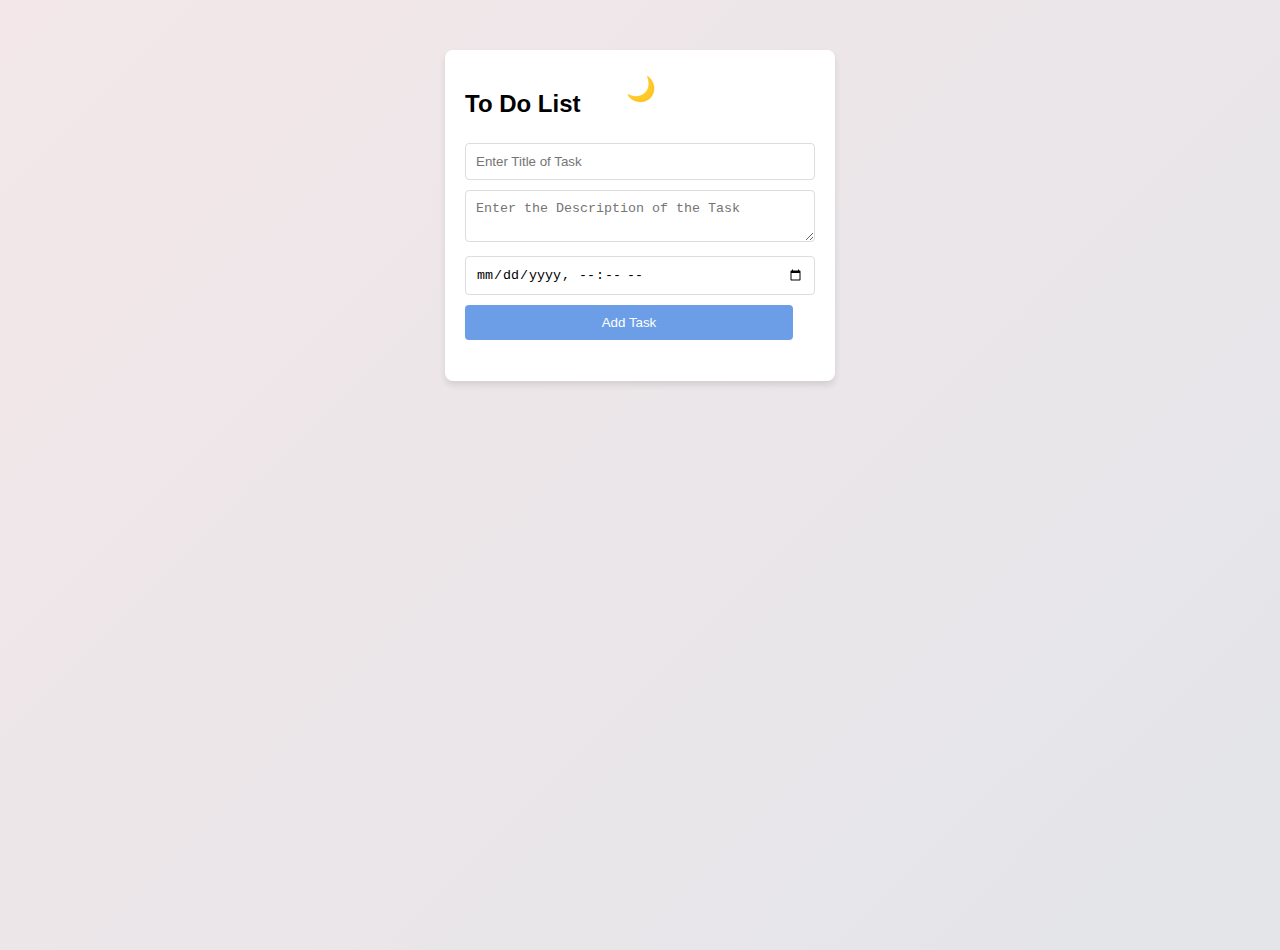
<file: index.html>
<!DOCTYPE html>
<html lang="en">
<head>
    <meta charset="UTF-8">
    <meta name="viewport" content="width=device-width, initial-scale=1.0">
    <title>To Do List</title>
    <style>
        body {
            font-family: Arial, sans-serif;
            margin: 0;
            padding: 0;
            background: linear-gradient(135deg, #f3e7e9, #e3e5e9);
            min-height: 100vh;
            transition: background 0.3s, color 0.3s;
        }
        .todo-container {
            max-width: 350px;
            margin: 50px auto;
            padding: 20px;
            background: #ffffff;
            border-radius: 8px;
            box-shadow: 0 4px 6px rgba(0, 0, 0, 0.1);
            position: relative;
            transition: background 0.3s, color 0.3s;
        }
        input, button, textarea {
            padding: 10px;
            margin: 5px 0;
            width: calc(100% - 22px);
            border-radius: 4px;
            border: 1px solid #ddd;
        }
        button {
            background: #6c9ee8;
            color: white;
            border: none;
            cursor: pointer;
        }
        ul {
            list-style-type: none;
            padding: 0;
        }
        li {
            background: #f9f9f9;
            margin: 5px 0;
            padding: 10px;
            border-radius: 4px;
            display: flex;
            flex-direction: column;
            align-items: flex-start;
        }
        li.completed {
            background: #dcdcdc;
            color: #888;
        }
        li strong {
            display: block;
        }
        li p {
            margin: 5px 0 0;
            font-size: 0.9em;
            color: #555;
        }
        li span {
            margin-top: 5px;
            font-size: 0.85em;
            color: #888;
        }
        .delete-btn, .complete-btn {
            background: red;
            color: rgb(241, 229, 229);
            border: none;
            border-radius: 4px;
            cursor: pointer;
            padding: 5px 10px;
            margin-top: 5px;
        }
        .complete-btn {
            background: #4caf50;
        }
        .completed .complete-btn {
            background: #888;
            cursor: not-allowed;
        }
        .dark-mode {
            background: linear-gradient(135deg, #2e3a3f, #23292d);
            color: #f4f4f4;
        }
        .dark-mode .todo-container {
            background: #2c2c2c;
            color: #f4f4f4;
        }
        .dark-mode li {
            background: #444;
        }
        .dark-mode button {
            background: #555;
            color: white;
        }
        .dark-mode .delete-btn {
            background: #b0403c;
        }
        .dark-mode-toggle {
            position: absolute;
            top: 10px;
            right: 10px;
            background: transparent;
            border: none;
            cursor: pointer;
            font-size: 1.5rem;
            color: #333;
            transition: color 0.3s;
        }
        .dark-mode .dark-mode-toggle {
            color: #f4f4f4;
        }
    </style>
</head>
<body>
    <div class="todo-container" id="todoContainer">
        <button class="dark-mode-toggle" id="darkModeToggle">&#x1F319</button>
        <h2>To Do List</h2>
        <input type="text" id="taskInput" placeholder="Enter Title of Task">
        <textarea id="taskDescription" placeholder="Enter the Description of the Task"></textarea>
        <input type="datetime-local" id="taskDeadline" placeholder="Enter Deadline">
        <button id="addBtn">Add Task</button>
        <ul id="taskList"></ul>
    </div>
    <script>
        const addBtn = document.getElementById("addBtn");
        const taskInput = document.getElementById("taskInput");
        const taskDescription = document.getElementById("taskDescription");
        const taskDeadline = document.getElementById("taskDeadline");
        const taskList = document.getElementById("taskList");
        const darkModeToggle = document.getElementById("darkModeToggle");
        const todoContainer = document.getElementById("todoContainer");
        let isDarkMode = false;

        addBtn.addEventListener("click", function () {
            const taskText = taskInput.value.trim();
            const taskDesc = taskDescription.value.trim();
            const taskTime = taskDeadline.value;

            if (taskText && taskDesc && taskTime) {
                const li = document.createElement("li");

                const taskTitle = document.createElement("strong");
                taskTitle.textContent = taskText;
                li.appendChild(taskTitle);

                const description = document.createElement("p");
                description.textContent = taskDesc;
                li.appendChild(description);

                const deadline = document.createElement("span");
                deadline.textContent = `Deadline: ${new Date(taskTime).toLocaleString()}`;
                li.appendChild(deadline);

                const timeLeft = document.createElement("span");
                timeLeft.className = "time-left";
                updateTimeLeft(timeLeft, taskTime);
                li.appendChild(timeLeft);

                const completeBtn = document.createElement("button");
                completeBtn.textContent = "Mark as Completed";
                completeBtn.classList.add("complete-btn");
                completeBtn.addEventListener("click", function () {
                    li.classList.add("completed");
                    completeBtn.textContent = "Completed";
                    completeBtn.disabled = true;

                    // Remove time and deadline details
                    li.removeChild(deadline);
                    li.removeChild(timeLeft);

                    const congratsMessage = document.createElement("p");
                    congratsMessage.textContent = "Hurray! You completed the task before the deadline!";
                    congratsMessage.style.color = "#4caf50";
                    li.appendChild(congratsMessage);
                });

                li.appendChild(completeBtn);

                const deleteBtn = document.createElement("button");
                deleteBtn.textContent = "Delete";
                deleteBtn.classList.add("delete-btn");
                deleteBtn.addEventListener("click", function () {
                    taskList.removeChild(li);
                });

                li.appendChild(deleteBtn);
                taskList.appendChild(li);

                taskInput.value = "";
                taskDescription.value = "";
                taskDeadline.value = "";

                setInterval(() => updateTimeLeft(timeLeft, taskTime), 1000);
            } else {
                alert("Please fill in all fields!");
            }
        });

        function updateTimeLeft(element, deadline) {
            const now = new Date();
            const deadlineDate = new Date(deadline);
            const timeDiff = deadlineDate - now;

            if (timeDiff > 0) {
                const days = Math.floor(timeDiff / (1000 * 60 * 60 * 24));
                const hours = Math.floor((timeDiff % (1000 * 60 * 60 * 24)) / (1000 * 60 * 60));
                const minutes = Math.floor((timeDiff % (1000 * 60 * 60)) / (1000 * 60));
                const seconds = Math.floor((timeDiff % (1000 * 60)) / 1000);
                element.textContent = `Time left: ${days}d ${hours}h ${minutes}m ${seconds}s`;
            } else {
                element.textContent = "Time's up!";
            }
        }

        darkModeToggle.addEventListener("click", function () {
            isDarkMode = !isDarkMode;
            document.body.classList.toggle("dark-mode");
            todoContainer.classList.toggle("dark-mode");
            darkModeToggle.textContent = isDarkMode ? "☀️" : "🌙";
        });
    </script>
</body>
</html>
</file>
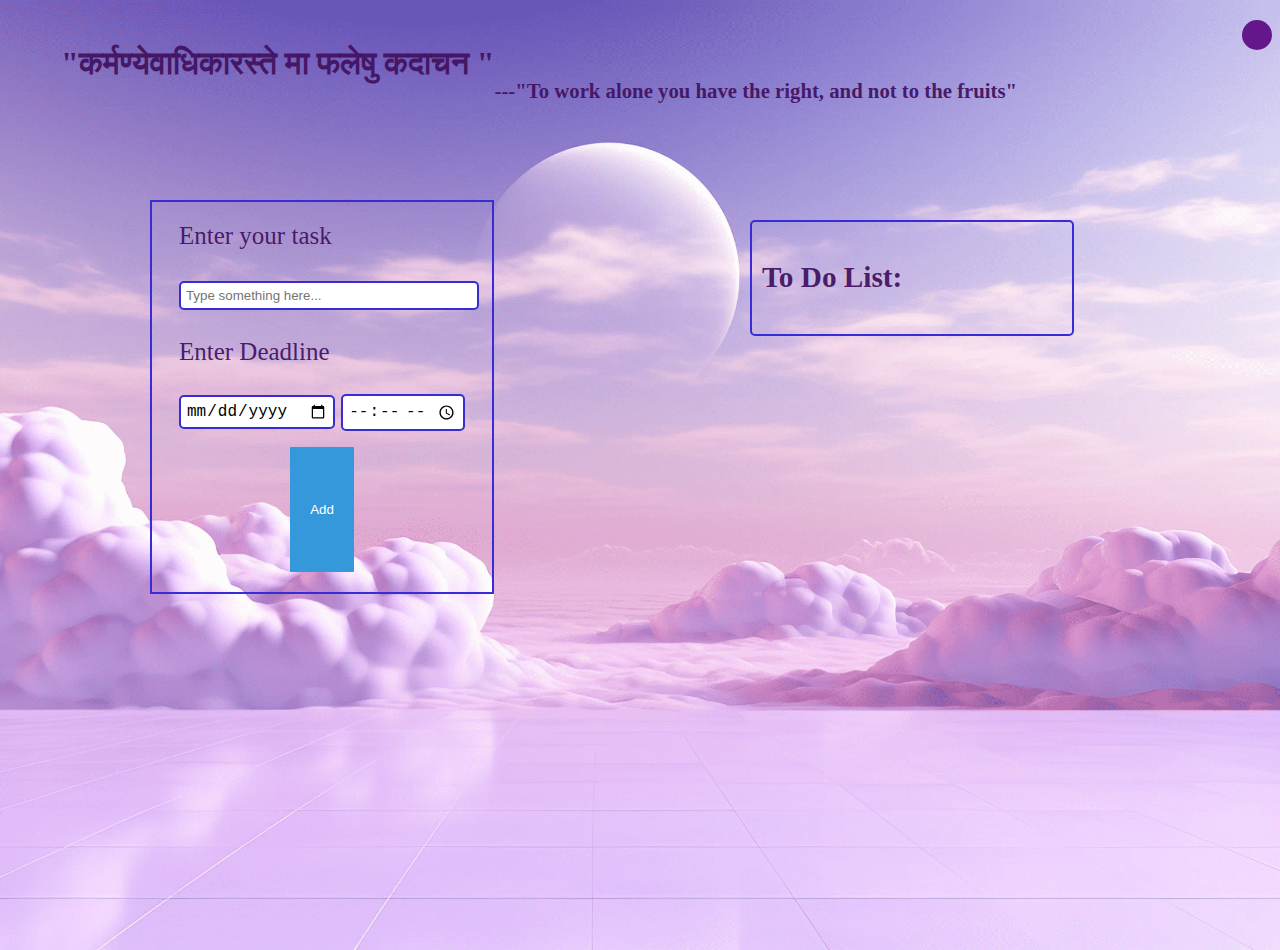
<file: to do list.html>
<!DOCTYPE html>
<html lang="en">
<head>
    <meta charset="UTF-8">
    <meta name="viewport" content="width=device-width, initial-scale=1.0">
    <title>To Do List</title>
    <link rel="stylesheet" href="to do.css">
    <style>
        /* General styling for the list items */
        li {
            display: flex;
            align-items: center;
            margin-bottom: 10px;
        }

        li input[type="checkbox"] {
            margin-right: 10px;
        }

        /* Styling for the delete button */
        .delete-button {
            margin-left: 10px;
            color: white;
            background-color: red;
            border: none;
            padding: 5px 10px;
            cursor: pointer;
            border-radius: 5px;
        }

        .date-time {
            text-align: center;
            font-size: 16px;
            font-weight: bold;
            margin-bottom: 10px;
        }
    </style>
</head>
<body>
<div class="header">
    <div class="container">
        <h1>&nbsp;&nbsp;"कर्मण्येवाधिकारस्ते मा फलेषु कदाचन "</h1><br>
        <h5>---"To work alone you have the right, and not to the fruits"</h5>
    </div>
    <div class="toggle-container">
        <input type="checkbox" onclick="togglebutton()" id="toggle" class="toggle-checkbox">
        <label for="toggle" class="toggle-label"></label>
    </div>
</div>

<script>
function togglebutton() {
   var element = document.body;
   element.classList.toggle("dark-mode");
}
</script>

<!-- Real Date and Time Section -->
<div class="date-time" id="currentDateTime"></div>

<!-- Input Section -->
<div class="box">
    <form onsubmit="return false;">
        <label for="taskInput">Enter your task<br><br></label>
        <input type="text" id="taskInput" placeholder="Type something here..."><br><br>
        
        <label for="deadlineDate">Enter Deadline<br><br></label>
        <input type="date" id="deadlineDate">
        <input type="time" id="deadlineTime">
    </form>
    <div class="container">
        <button type="button" onclick="addToList()" class="bottom-left-button">Add</button>
    </div>
</div>

<!-- Task Display Section -->
<div class="listbox">
    <h3>To Do List:</h3>
    <ul id="taskList" role="list"></ul>
</div>

<script>
// Function to update the current date and time
function updateDateTime() {
    const dateTimeElement = document.getElementById("currentDateTime");
    const now = new Date();
    const options = { weekday: 'long', year: 'numeric', month: 'long', day: 'numeric' };
    const date = now.toLocaleDateString('en-US', options);
    const time = now.toLocaleTimeString();
    dateTimeElement.textContent = `${date}, ${time}`;
}

// Update the date and time every second
setInterval(updateDateTime, 1000);

// Function to add a task to the list
function addToList() {
    const taskInput = document.getElementById("taskInput").value;
    const deadlineDate = document.getElementById("deadlineDate").value;
    const deadlineTime = document.getElementById("deadlineTime").value;
    const taskList = document.getElementById("taskList");

    if (taskInput === "" || deadlineDate === "" || deadlineTime === "") {
        alert("Please fill in all fields!");
        return;
    }

    // Check for duplicates (excluding "Delete" button text)
    const existingTasks = Array.from(taskList.children).map(item => 
        item.firstChild.nextSibling.textContent
    );
    if (existingTasks.includes(`${taskInput} - Due: ${deadlineDate} ${deadlineTime}`)) {
        alert("This task already exists!");
        return;
    }

    const listItem = document.createElement("li");
    listItem.setAttribute("role", "listitem");

    const checkbox = document.createElement("input");
    checkbox.type = "checkbox";
    checkbox.style.marginRight = "10px";

    checkbox.addEventListener("change", function () {
        if (checkbox.checked) {
            listItem.style.textDecoration = "line-through";
            listItem.style.color = "gray";
        } else {
            listItem.style.textDecoration = "none";
            listItem.style.color = "black";
        }
    });

    const taskContent = document.createTextNode(`${taskInput} - Due: ${deadlineDate} ${deadlineTime}`);

    const deleteButton = document.createElement("button");
    deleteButton.textContent = "Delete";
    deleteButton.classList.add("delete-button");

    deleteButton.addEventListener("click", function () {
        taskList.removeChild(listItem);
    });

    listItem.appendChild(checkbox);
    listItem.appendChild(taskContent);
    listItem.appendChild(deleteButton);

    taskList.appendChild(listItem);

    document.getElementById("taskInput").value = "";
    document.getElementById("deadlineDate").value = "";
    document.getElementById("deadlineTime").value = "";
}
</script>
</body>
</html>
</file>
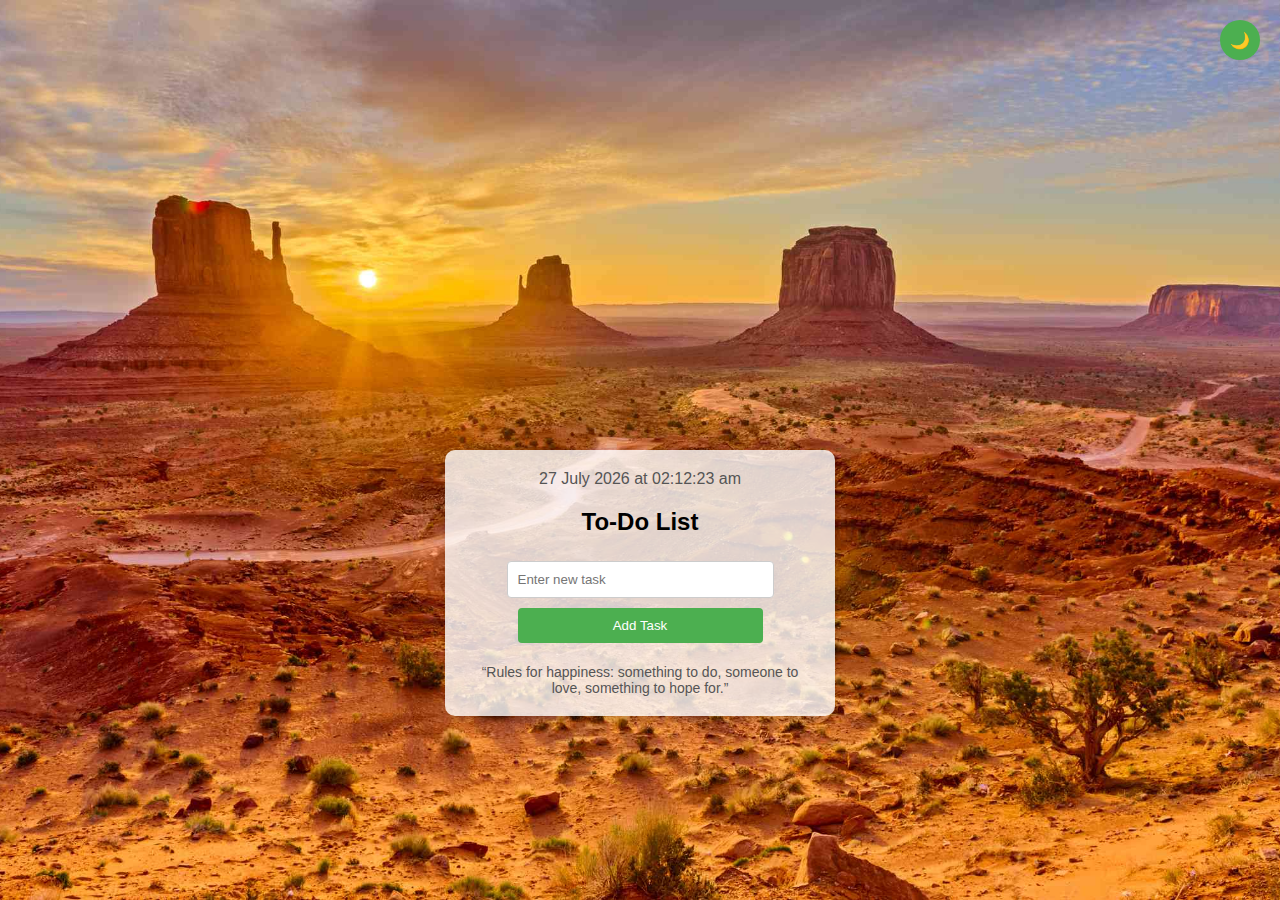
<file: todo.html>
<!DOCTYPE html>
<html lang="en">

<head>
    <meta charset="UTF-8">
    <meta name="viewport" content="width=device-width, initial-scale=1.0">
    <title>To-Do List</title>
    <link rel="icon" type="image/x-icon" href="image.png">
    <style>
        body {
            margin: 0;
            padding: 0;
            font-family: Arial, sans-serif;
            background: url('Monument Valley.jpg') no-repeat center center fixed;
            background-size: cover;
            transition: background 0.5s ease, color 0.5s ease;
        }

        .todo-container {
            max-width: 350px;
            margin: auto;
            padding: 20px;
            background: rgba(255, 255, 255, 0.8);
            border-radius: 10px;
            box-shadow: 0 4px 10px rgba(0, 0, 0, 0.2);
            text-align: center;
            transform: translateY(50vh);
            transition: background-color 0.3s, color 0.3s;
        }

        input,
        button {
            padding: 10px;
            margin: 5px;
            width: 70%;
            border-radius: 4px;
            border: 1px solid #ccc;
        }

        button {
            background: #4CAF50;
            color: white;
            border: none;
            cursor: pointer;
            transition: background-color 0.3s;
        }

        button:hover {
            background: #45a049;
        }

        ul {
            list-style-type: none;
            padding: 0;
        }

        li {
            background: #fff;
            margin: 5px;
            padding: 10px;
            border-radius: 4px;
            display: flex;
            justify-content: space-between;
            align-items: center;
            color: #333;
        }

        .done-btn,
        .delete-btn {
            background: #008CBA;
            color: white;
            border: none;
            padding: 5px 10px;
            border-radius: 4px;
            cursor: pointer;
            transition: background-color 0.3s;
            margin-left: 5px;
        }

        .delete-btn {
            background: red;
        }

        .done-btn:hover {
            background: #0079a8;
        }

        .delete-btn:hover {
            background: darkred;
        }

        .task-done {
            text-decoration: line-through;
            color: #888;
        }

        .dark-mode {
            background: url('images(dark-mode).jpg') no-repeat center center fixed;
            background-size: cover;
            color: white;
        }

        .dark-mode .todo-container {
            background: rgba(40, 40, 40, 0.9);
        }

        .dark-mode input,
        .dark-mode button {
            background: #333;
            color: white;
            border: 1px solid #444;
        }

        .dark-mode li {
            background: #444;
            color: white;
        }

        .dark-mode button:hover {
            background: #555;
        }

        .toggle-btn {
            position: absolute;
            top: 15px;
            right: 15px;
            padding: 8px;
            background: #4CAF50;
            color: white;
            border: none;
            border-radius: 50%;
            cursor: pointer;
            font-size: 16px;
            display: flex;
            align-items: center;
            justify-content: center;
            transition: background-color 0.3s;
            width: 40px;
            height: 40px;
        }

        .toggle-btn:hover {
            background: #45a049;
        }

        .quote {
            margin-top: 15px;
            font-size: 14px;
            color: #555;
        }

        .dark-mode .quote {
            color: #ccc;
        }

        .date-time {
            margin-bottom: 15px;
            font-size: 16px;
            color: #555;
        }

        .dark-mode .date-time {
            color: #ccc;
        }
    </style>
</head>

<body>
    <button class="toggle-btn" id="modeToggle">🌙</button>

    <div class="todo-container">
        <div class="date-time" id="dateTime"></div>
        <h2>To-Do List</h2>
        <input type="text" id="taskInput" placeholder="Enter new task">
        <button id="addBtn">Add Task</button>
        <ul id="taskList"></ul>
        <div class="quote" id="quote">“Rules for happiness: something to do, someone to love, something to hope for.”
        </div>
    </div>

    <script>
        const addBtn = document.getElementById("addBtn");
        const taskInput = document.getElementById("taskInput");
        const taskList = document.getElementById("taskList");
        const modeToggle = document.getElementById("modeToggle");
        const body = document.body;
        const quote = document.getElementById("quote");
        const dateTimeDisplay = document.getElementById("dateTime");

        let isDarkMode = false;

        function updateDateTime() {
            const now = new Date();
            const options = {
                timeZone: "Asia/Kolkata",
                year: "numeric",
                month: "long",
                day: "numeric",
                hour: "2-digit",
                minute: "2-digit",
                second: "2-digit",
                hour12: true,
            };
            const formatter = new Intl.DateTimeFormat("en-IN", options);
            dateTimeDisplay.textContent = formatter.format(now);
        }

        setInterval(updateDateTime, 1000);

        addBtn.addEventListener("click", function () {
            const taskText = taskInput.value.trim();
            if (taskText) {
                const li = document.createElement("li");

                const taskSpan = document.createElement("span");
                taskSpan.textContent = taskText;

                const doneBtn = document.createElement("button");
                doneBtn.textContent = "Done";
                doneBtn.classList.add("done-btn");
                doneBtn.addEventListener("click", function () {
                    taskSpan.classList.toggle("task-done");
                });

                const deleteBtn = document.createElement("button");
                deleteBtn.textContent = "Delete";
                deleteBtn.classList.add("delete-btn");
                deleteBtn.addEventListener("click", function () {
                    taskList.removeChild(li);
                });

                li.appendChild(taskSpan);
                li.appendChild(doneBtn);
                li.appendChild(deleteBtn);
                taskList.appendChild(li);
                taskInput.value = "";
            } else {
                alert("Please enter a task!");
            }
        });

        modeToggle.addEventListener("click", function () {
            isDarkMode = !isDarkMode;

            if (isDarkMode) {
                body.classList.add("dark-mode");
                modeToggle.textContent = "☀️";
            } else {
                body.classList.remove("dark-mode");
                modeToggle.textContent = "🌙";
            }
        });

        updateDateTime();
    </script>
</body>

</html>
</file>
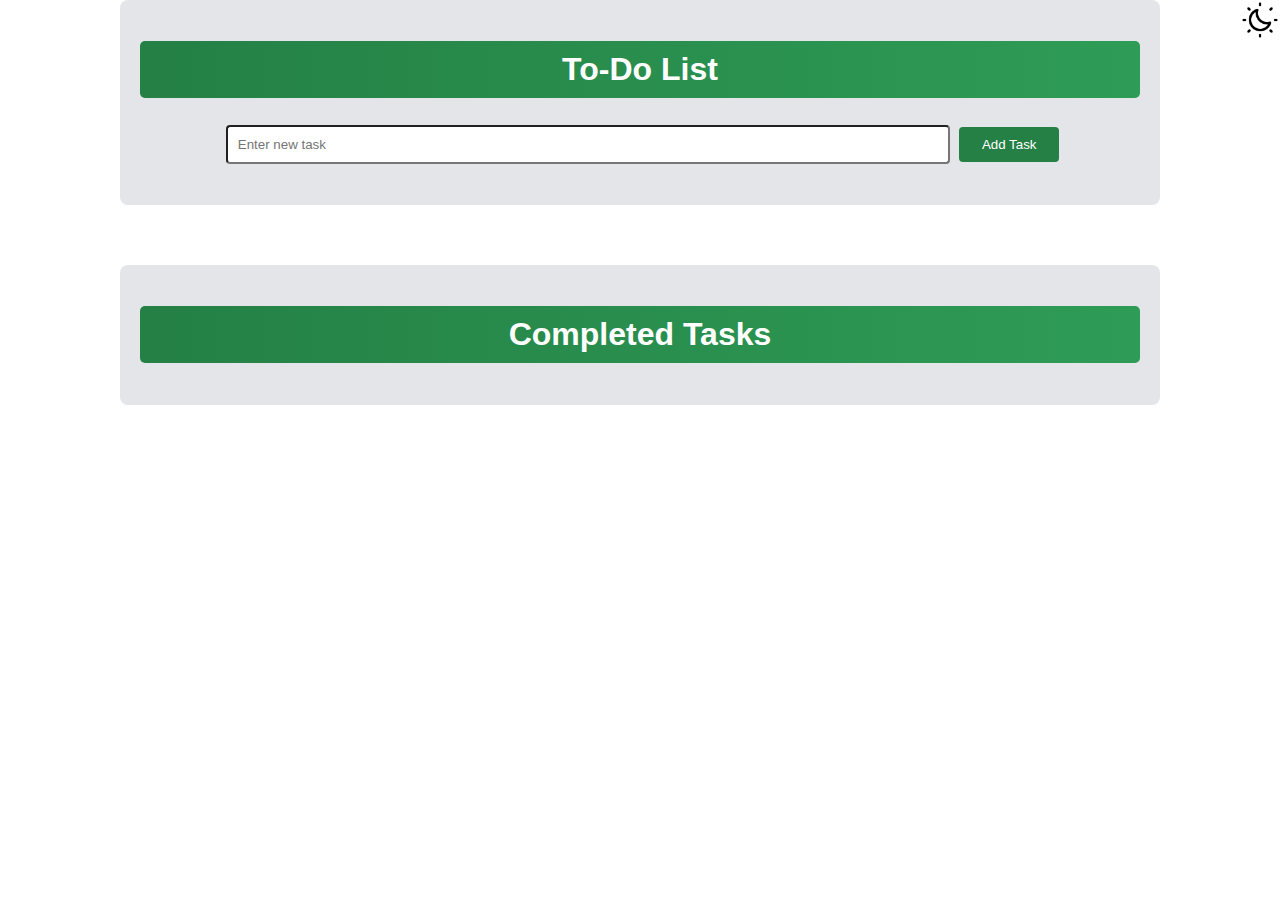
<file: To-Do List - Daksh Aggarwal/toDoList-DakshAggarwal.html>
<!DOCTYPE html>
<html lang="en">
<head>
    <meta charset="UTF-8">
    <meta name="viewport" content="width=device-width, initial-scale=1.0">
    <title>To-Do List</title>
    <link href="https://cdnjs.cloudflare.com/ajax/libs/font-awesome/6.0.0-beta3/css/all.min.css" rel="stylesheet">
    <style>
        body {
            font-family: Arial, sans-serif;
            background-color: white;
            color: black;
            transition: background-color 0.3s ease, color 0.3s ease;
            margin: 0;
            min-height: 100vh;
            padding-bottom: 60px;
            overflow-x: hidden;
            box-sizing: border-box;
        }

        body.dark-mode {
            font-family: Arial, sans-serif;
            background-color: #1d1e21;
            color: white;
        }

        body.dark-mode li {
            background: #1d1e21;
            color: #ffffff;
        }

        h1 {
            background: linear-gradient(to right, #248045, #2e9c56);
            color: white;
            padding: 10px;
            border-radius: 5px;
        }

        .dark-mode-button {
            float: right;
        }

        #darkModeBtn {
            background-image: url("./Assets/darkModeIcon.png");
            background-color: transparent;
            background-size: cover;
            background-position: center;
            border: none;
            width: 40px;
            height: 40px;
            cursor: pointer;
            outline: none;
            transition: all 0.3s ease;
        }

        .todo-container, .completed-task-container {
            text-align: center;
            max-width: 1000px;
            margin: auto;
            padding: 20px;
            background: #e3e5e8;
            border-radius: 8px;
            margin-bottom: 60px;
            transition: all 0.3s ease;
        }

        input, button {
            padding: 10px;
            margin: 5px;
            width: 70%;
            border-radius: 4px;
        }

        input:focus {
            border-color: #248045;
            outline: none;
            box-shadow: 0 0 5px rgba(36, 128, 69, 0.5);
        }

        button {
            background: #248045;
            color: white;
            width: 100px;
            border: none;
            margin: auto;
        }

        ul {
            list-style-type: none;
            padding: 0;
        }

        li {
            position: relative;
            max-height: 80px;
            overflow: hidden;
            background: #fff;
            margin: 5px;
            padding: 10px;
            border-radius: 4px;
            overflow-wrap: break-word;
            transition: all 0.3s ease;
        }

        li button {
            margin: 5px;
            vertical-align: middle;
            flex-shrink: 0;
        }

        .complete-btn {
            background-size: cover;
            background-position: center;
            color: white;
            width: 60px;
            height: 60px;
            margin-left: 30px;
            vertical-align: middle;
            border: none;
            cursor: pointer;
            transition: all 0.3s ease;
        }

        .more-info-btn {
            background: #42434a;
            color: white;
            width: 250px;
            height: 60px;
            margin: 10px;
            border: none;
            cursor: pointer;
            white-space: normal;
            overflow: hidden;
            text-align: center;
            word-wrap: break-word;
        }

        .delete-btn {
            background: #d9363c;
            color: white;
            height: 60px;
            border: none;
            cursor: pointer;
            transition: all 0.3s ease;
        }
    </style>
</head>
<body>
    <div class="dark-mode-button">
        <button id="darkModeBtn"></button>
    </div>

    <div class="todo-container" id="todo-container">
        <h1>To-Do List</h1>
        <input type="text" id="taskInput" placeholder="Enter new task">
        <button id="addBtn">Add Task</button>
        <ul id="taskList"></ul>
    </div>

    <div class="completed-task-container" id="completed-task-container">
        <h1>Completed Tasks</h1>
        <ul id="completedTaskList"></ul>
    </div>

    <script>
        const darkModeBtn = document.getElementById("darkModeBtn");
        const addBtn = document.getElementById("addBtn");
        const toDoContainer = document.getElementById("todo-container");
        const completedTaskContainer = document.getElementById("completed-task-container");
        const taskInput = document.getElementById("taskInput");
        const taskList = document.getElementById("taskList");
        const completedTaskList = document.getElementById("completedTaskList");

        darkModeBtn.addEventListener("mouseover", function() {
            darkModeBtn.style.transform = "scale(1.125)";
        });

        darkModeBtn.addEventListener("mouseout", function() {
            darkModeBtn.style.transform = "scale(1)";
        });

        darkModeBtn.addEventListener('click', function () {
            const darkMode = document.body.classList.toggle('dark-mode');
            if(darkMode){
                darkModeBtn.style.backgroundImage = 'url("./Assets/lightModeIcon.png")';
                toDoContainer.style.backgroundColor = "#313338";
                completedTaskContainer.style.backgroundColor = "#313338"; 
            }
            else{
                darkModeBtn.style.backgroundImage = 'url("./Assets/darkModeIcon.png")';
                toDoContainer.style.backgroundColor = "#f5f5f5";
                completedTaskContainer.style.backgroundColor = "#f5f5f5";
            }
        });

        addBtn.addEventListener("mouseover", function() {
            addBtn.style.backgroundColor = "darkGreen";
        });

        addBtn.addEventListener("mouseout", function() {
            addBtn.style.backgroundColor = "#4CAF50";
        });

        taskInput.addEventListener("keydown", function(event) {
            if (event.key === "Enter") {
                addBtn.click();
            }
        });

        addBtn.addEventListener("click", function() {
            const addedDateTime = new Date().toLocaleString();
            const taskText = taskInput.value.trim();
            if (taskText) {
                const li = document.createElement("li");
                li.textContent = taskText;

                const completeBtn = document.createElement("button");
                completeBtn.classList.add("complete-btn");
                completeBtn.innerHTML = '<i class="fas fa-check"></i>';
                completeBtn.addEventListener("click", function() {
                    const completed = true;
                    const completedDateTime = new Date().toLocaleString();
                    taskList.removeChild(li);
                    completedTaskList.append(li);
                    completeBtn.remove();

                    moreInfoBtn.addEventListener("mouseover", function() {
                        moreInfoBtn.textContent = `Added: ${addedDateTime}\nCompleted: ${completedDateTime}`;
                    });
                });

                completeBtn.addEventListener("mouseover", function() {
                    completeBtn.style.transform = "scale(1.1)";
                });
                completeBtn.addEventListener("mouseout", function() {
                    completeBtn.style.transform = "scale(1)";
                });
                
                li.appendChild(completeBtn);

                const moreInfoBtn = document.createElement("button");
                moreInfoBtn.textContent = "More Info";
                moreInfoBtn.classList.add("more-info-btn");
                moreInfoBtn.addEventListener("mouseover", function() {
                    moreInfoBtn.textContent = `Added: ${addedDateTime}`;
                });
                moreInfoBtn.addEventListener("mouseout", function() {
                    moreInfoBtn.textContent = "More Info";
                });

                li.appendChild(moreInfoBtn);

                const deleteBtn = document.createElement("button");
                deleteBtn.textContent = "Delete";
                deleteBtn.classList.add("delete-btn");
                deleteBtn.innerHTML = '<i class="fas fa-trash"></i>';
                deleteBtn.addEventListener("click", function () {
                    if (li.parentElement) {
                        li.parentElement.removeChild(li);
                    }
                });
                deleteBtn.addEventListener("mouseover", function () {
                    deleteBtn.style.transform = "scale(1.1)";
                });
                deleteBtn.addEventListener("mouseout", function () {
                    deleteBtn.style.transform = "scale(1)";
                });

                li.appendChild(deleteBtn);
                taskList.appendChild(li);
                taskInput.value = "";
            } else {
                alert("Please enter a task!");
            }
        });
    </script>
</body>
</html>
</file>
<file: to do.css>
body {
    padding: 25px;
    background-image: url("light\ mode.png");
    color: rgba(66, 19, 97, 0.961);
    font-size: 25px;
    height: 100vh;

    background-size: cover;
    background-repeat: no-repeat;
    background-position: center center;
    margin: 0;
    margin: 0; 
  }

h1 {
     
    font-size: 2rem;
    margin: 0;
    text-align: center;
}
  .dark-mode {
    background-image: url("dark mode.jpg");
    color: white;
    background-position: center center;
    height: 100vh;
    background-size: cover;
    background-repeat: no-repeat;
    margin: 0; 
  }
 .container{
    display: flex;
    justify-content: center; 
    text-align: center; 
    height: 50vh;
}
.header {
    display: flex;              
    justify-content: space-between; 
    align-items: center;     
    padding: 20px;           
    margin: 0;
}
 .toggle-container {
    background-color: transparent;
    position:absolute;
    top:20px;
    right:40px;
}

.toggle-checkbox {
    display: none;
}

.toggle-label {
    width: 70px;
    height: 35px;
    background-color: #daf5f1;
    border-radius: 300px;
    border-color: rgb(145, 96, 24);
    position: relative;
    cursor: pointer;
    transition: background-color 0.3s ease;
}


.toggle-label::after {
    content: '';
    width: 30px;
    height: 30px;
    background-color: rgb(99, 23, 138);
    border-radius: 50%;
    position: absolute;
    top: o.5px;
    left: 1.5px;
    transition: transform 0.3s ease;
}

.toggle-checkbox:checked + .toggle-label {
    background-color: #571c7e;
}

.toggle-checkbox:checked + .toggle-label::after {
    transform: translateX(25px);
}
input[type="text"] {
    width:100%;
    padding: 5px;
    border: 2px solid #382dd4;
    border-radius: 5px;
    font-size: 1 rem;
}
input[type="text"]:focus {
    border-color: #571c7e; 
    outline: none;
}
input[type="time"] {
    font-size: 1rem;
    padding: 5px;
    border: 2px solid #382dd4;
    border-radius: 5px;
}

input[type="time"]:focus {
    border-color: #571c7e;
    outline: none;
}
input[type="date"] {
    font-size: 1rem;
    padding: 5px;
    border: 2px solid #382dd4;
    border-radius: 5px;
}

input[type="date"]:focus {
    border-color: #571c7e;
    outline: none;
}
.bottom-left-button {
    width: 100%;  
    padding: 20px;
    background-color: #3498db;
    color: white;
    border: none;
    border-radius: 1px;
    cursor: pointer;
    margin-top: 1px; 
}

.bottom-left-button:hover {
    background-color: #2980b9;
}
.box {
    position:absolute;
    top:200px;
    left:150px;
    width: 300px;
    min-height: 350px;
    height: 200px;  
    border: 2px solid #382dd4;
    padding: 20px;  
    margin: auto;
    background-color: transparent;
    display: flex;
    flex-direction: column;  
    gap: 15px;  
    align-items: center; 
}
.listbox {
    position:absolute;
    top:200px;
    left:750px;
    width: 300px;
    margin: 20px auto;
    padding: 10px;
    border: 2px solid #382dd4;
    background-color:transparent;
    border-radius: 5px;
    max-height: 300px;
    overflow-y: auto;
}

.listbox li {
    display: flex;
    justify-content: space-between;
    align-items: center;
    background: #f1f1f1;
    margin: 5px 0;
    padding: 10px;
    border-radius: 5px;
}

.delete-btn {
    background: #e74c3c;
    color: #fff;
    border: none;
    padding: 5px 10px;
    border-radius: 5px;
    cursor: pointer;
}

.delete-btn:hover {
    background: #c0392b;
}
.date-time{
    size: 10px;
    column-span: all;
    background-color: #e3eeedb1;
    position:absolute;
    top: 180px;
    left:180px;
}
</file>
